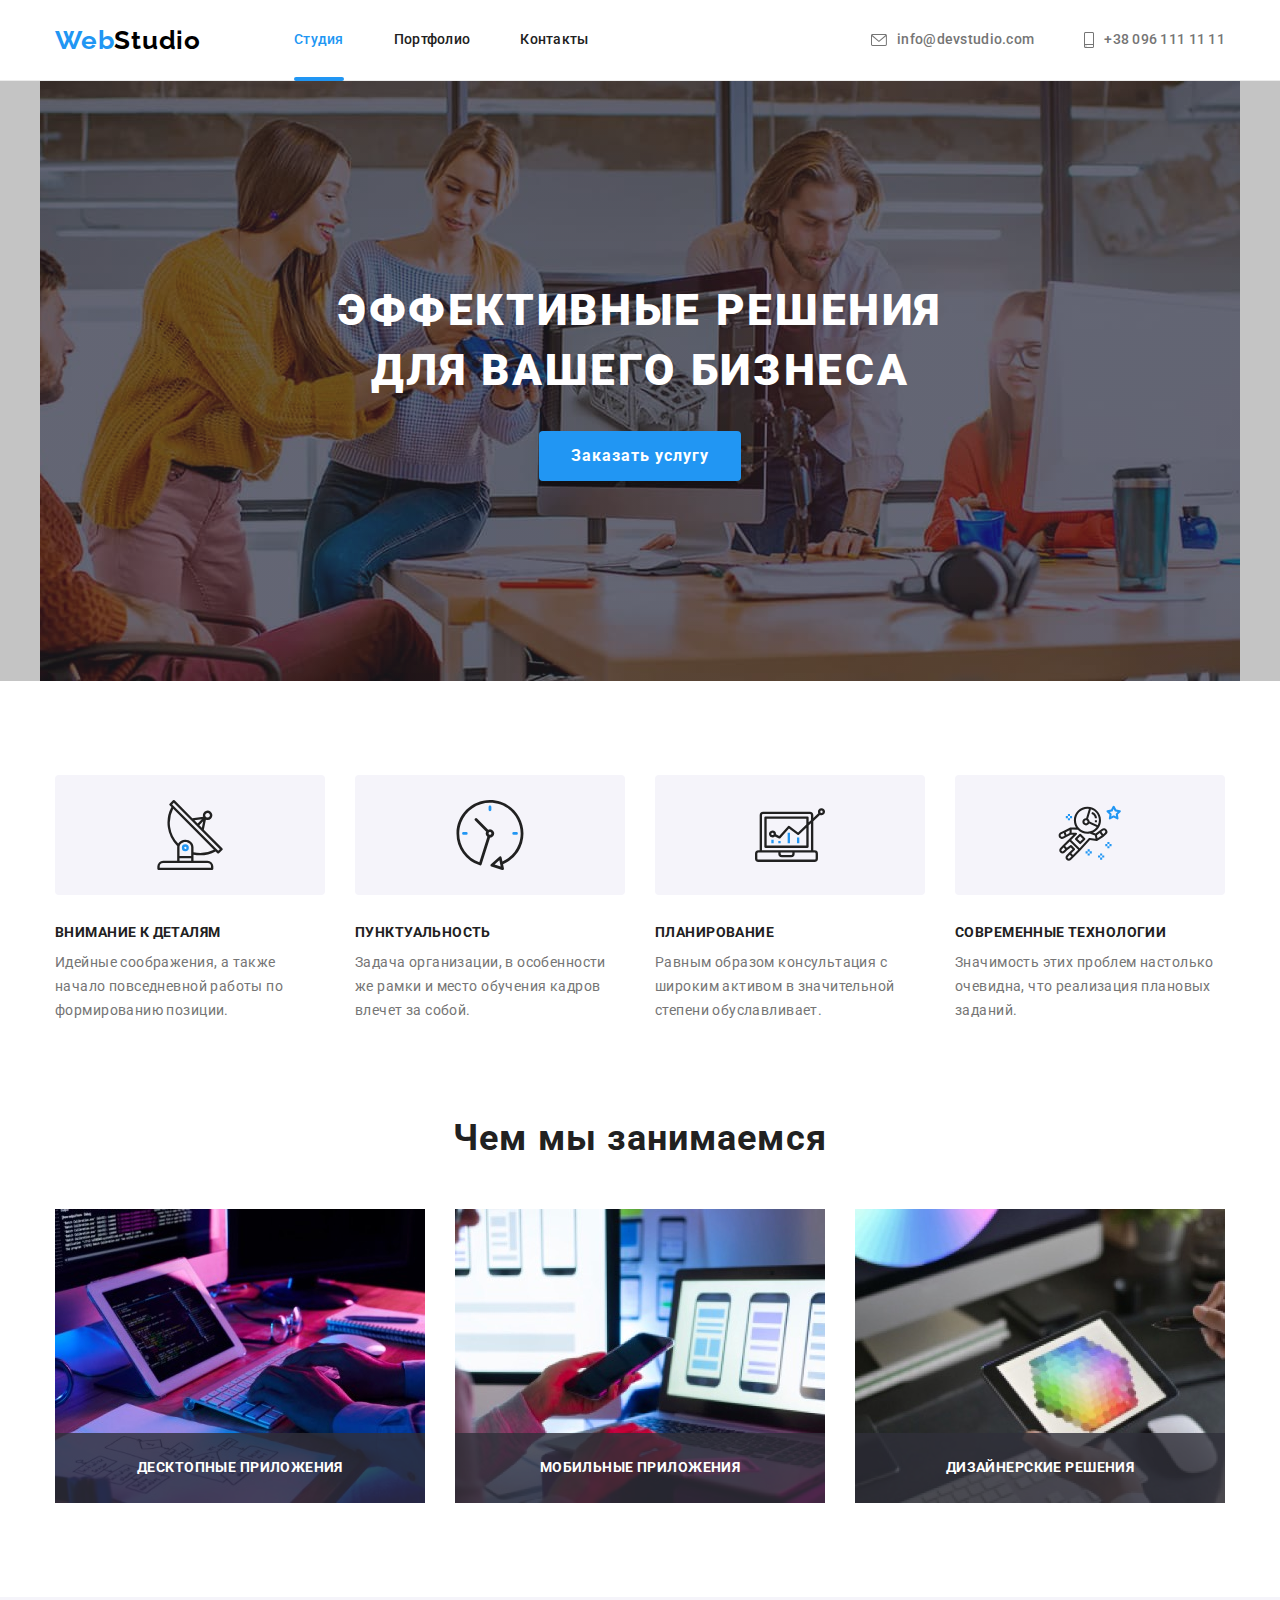
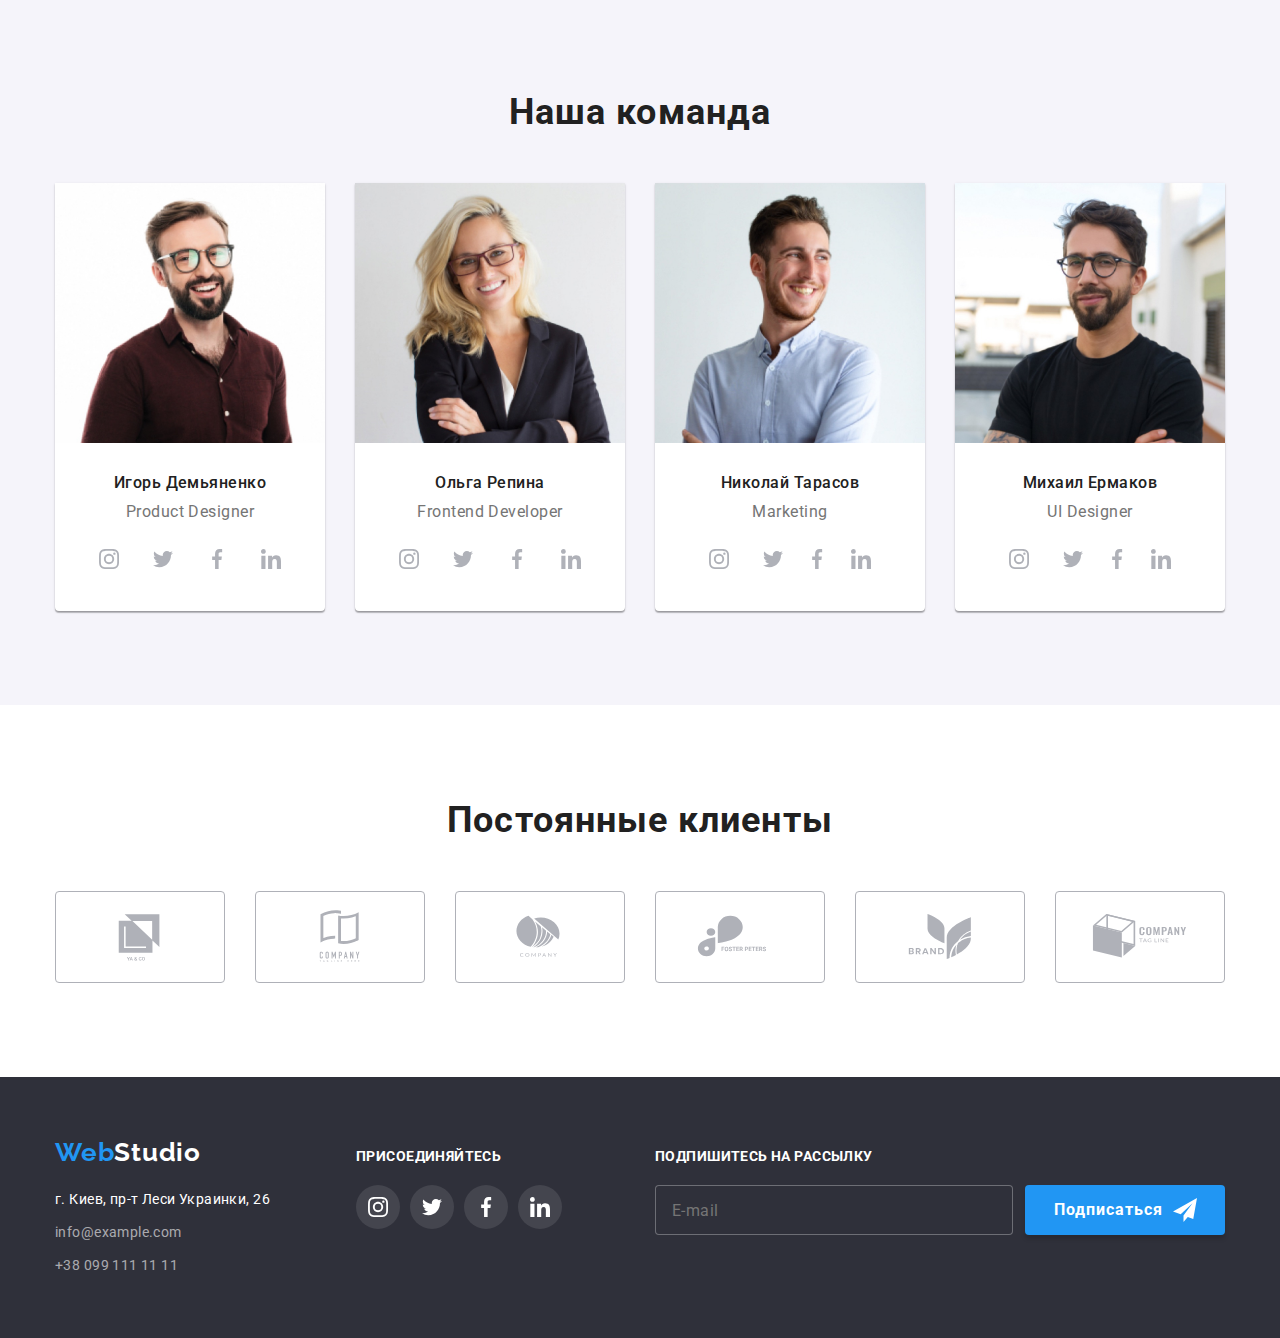
<file: index.html>
<!DOCTYPE html>
<html lang="ru">
  <head>
    <meta charset="UTF-8" />
    <meta http-equiv="X-UA-Compatible" content="IE=edge" />
    <meta name="viewport" content="width=device-width, initial-scale=1.0" />
    <title>Web studio (Version 2.1)</title>
    <link rel="preconnect" href="https://fonts.googleapis.com" />
    <link rel="preconnect" href="https://fonts.gstatic.com" crossorigin />
    <link
      href="https://fonts.googleapis.com/css2?family=Raleway:wght@700&family=Roboto:wght@400;500;700;900&display=swap"
      rel="stylesheet"
    />
    <link rel="stylesheet" href="./css/main.min.css" />
  </head>
  <body>
    <!-- Header -->
    <header class="header">
      <div class="container header__contaiter">
        <a class="logo header__logo" href="./index.html" rel=""
          >Web<span class="logo__text">Studio</span></a
        >
        <!-- Navigation -->
        <nav class="site-nav">
          <ul class="header-list">
            <li class="header-list__item">
              <a class="site-nav__link site-nav__link--accent" href="./index.html" rel="">Студия</a>
            </li>
            <li class="header-list__item">
              <a class="site-nav__link" href="./portfolio.html" rel="">Портфолио</a>
            </li>
            <li class="header-list__item"><a class="site-nav__link" href="" rel="">Контакты</a></li>
          </ul>
        </nav>
        <!-- Contacts header-->
        <ul class="contacts-list">
          <li class="contacts-list__item">
            <a class="contacts-list__link" href="mailto:info@devstudio.com" rel="">
              <svg class="contacts-list__icon" width="16" height="12">
                <use href="./images/sprite.svg#icon-envelope"></use></svg
              >info@devstudio.com</a
            >
          </li>
          <li class="contacts-list__item">
            <a class="contacts-list__link" href="tel:+380961111111" rel="">
              <svg class="contacts-list__icon" width="10" height="16">
                <use href="./images/sprite.svg#icon-smartphone"></use></svg
              >+38 096 111 11 11</a
            >
          </li>
        </ul>
      </div>
    </header>
    <main>
      <!-- Hero -->
      <section class="hero">
        <div class="container hero__container">
          <h1 class="hero__title">Эффективные решения для вашего бизнеса</h1>
          <button class="main-btn hero__btn" type="button" data-modal-open>Заказать услугу</button>
        </div>
      </section>
      <!-- Features -->
      <section class="section">
        <div class="container">
          <h2 class="section-title visually-hidden">Наши преимущества</h2>
          <ul class="features-list">
            <li class="features-list__item">
              <div class="features-list__container">
                <svg class="features-list__icon" width="70" height="70">
                  <use href="./images/sprite.svg#icon-antenna-1"></use>
                </svg>
              </div>
              <h3 class="features-list__title">Внимание к деталям</h3>
              <p class="features-list__text">
                Идейные соображения, а также начало повседневной работы по формированию позиции.
              </p>
            </li>

            <li class="features-list__item">
              <div class="features-list__container">
                <svg class="features-list__icon" width="70" height="70">
                  <use href="./images/sprite.svg#icon-clock-1"></use>
                </svg>
              </div>
              <h3 class="features-list__title">Пунктуальность</h3>
              <p class="features-list__text">
                Задача организации, в особенности же рамки и место обучения кадров влечет за собой.
              </p>
            </li>

            <li class="features-list__item">
              <div class="features-list__container">
                <svg class="features-list__icon" width="70" height="70">
                  <use href="./images/sprite.svg#icon-diagram-1"></use>
                </svg>
              </div>
              <h3 class="features-list__title">Планирование</h3>
              <p class="features-list__text">
                Равным образом консультация с широким активом в значительной степени обуславливает.
              </p>
            </li>

            <li class="features-list__item">
              <div class="features-list__container">
                <svg class="features-list__icon" width="70" height="70">
                  <use href="./images/sprite.svg#icon-astronaut-1"></use>
                </svg>
              </div>
              <h3 class="features-list__title">Современные технологии</h3>
              <p class="features-list__text">
                Значимость этих проблем настолько очевидна, что реализация плановых заданий.
              </p>
            </li>
          </ul>
        </div>
      </section>
      <!-- Works -->
      <section class="section section--noPaddingTop">
        <div class="container">
          <h2 class="section__title">Чем мы занимаемся</h2>
          <ul class="works-list">
            <li class="works-list__item">
              <a href="" rel="">
                <div class="works-list__tumb">
                  <img
                    src="./images/index/programer-working-his-desk-office.jpg"
                    alt="Программист работает за своим столом"
                    width="370"
                    height="294"
                  />
                  <h3 class="works-list__text">Десктопные приложения</h3>
                </div>
              </a>
            </li>

            <li class="works-list__item">
              <a href="" rel="">
                <div class="works-list__tumb">
                  <img
                    src="./images/index/team-creators-is-working-interface-mobile-phones.jpg"
                    alt="Дизайнер пользовательского интерфейса создаёт интерфейс мобильного телефона на наутбуке"
                    width="370"
                    height="294"
                  />
                  <h3 class="works-list__text">Мобильные приложения</h3>
                </div>
              </a>
            </li>

            <li class="works-list__item">
              <a href="" rel="">
                <div class="works-list__tumb">
                  <img
                    src="./images/index/creative-artist-web-design-with-working-colour-selection-graphic-tablet-.jpg"
                    alt="Дизайнер работает с цветами на графическом планшете"
                    width="370"
                    height="294"
                  />
                  <h3 class="works-list__text">Дизайнерские решения</h3>
                </div>
              </a>
            </li>
          </ul>
        </div>
      </section>
      <!-- Team -->
      <section class="section section--otherBackground">
        <div class="container">
          <h2 class="section__title">Наша команда</h2>
          <ul class="team-list">
            <li class="team-list__item">
              <img
                src="./images/index/img-1.jpg"
                alt="Фотография дизайнера продукта"
                width="270"
                height="260"
              />
              <div class="team-list__container">
                <h3 class="team-list__title">Игорь Демьяненко</h3>
                <p class="team-list__text">Product Designer</p>
                <ul class="social-list">
                  <li class="social-list__item">
                    <a class="social-list__link" href="" aria-label="Инстаграмм">
                      <svg class="social-list__icon" width="20" height="20">
                        <use href="./images/sprite.svg#icon-instagram-2"></use>
                      </svg>
                    </a>
                  </li>
                  <li class="social-list__item">
                    <a class="social-list__link" href="" aria-label="Твиттер">
                      <svg class="social-list__icon" width="20" height="20">
                        <use href="./images/sprite.svg#icon-twitter-1"></use>
                      </svg>
                    </a>
                  </li>
                  <li class="social-list__item">
                    <a class="social-list__link" href="" aria-label="Фейсбук">
                      <svg class="social-list__icon" width="20" height="20">
                        <use href="./images/sprite.svg#icon-facebook-1"></use>
                      </svg>
                    </a>
                  </li>
                  <li class="social-list__item">
                    <a class="social-list__link" href="" aria-label="Линкедин">
                      <svg class="social-list__icon" width="20" height="20">
                        <use href="./images/sprite.svg#icon-linkedin-1"></use>
                      </svg>
                    </a>
                  </li>
                </ul>
              </div>
            </li>

            <li class="team-list__item">
              <img
                src="./images/index/img-2.jpg"
                alt="Фотография фронтэнд разработчика"
                width="270"
                height="260"
              />
              <div class="team-list__container">
                <h3 class="team-list__title">Ольга Репина</h3>
                <p class="team-list__text">Frontend Developer</p>
                <ul class="social-list">
                  <li class="social-list__item">
                    <a class="social-list__link" href="" aria-label="Инстаграмм">
                      <svg class="social-list__icon" width="20" height="20">
                        <use href="./images/sprite.svg#icon-instagram-2"></use>
                      </svg>
                    </a>
                  </li>
                  <li class="social-list__item">
                    <a class="social-list__link" href="" aria-label="Твиттер">
                      <svg class="social-list__icon" width="20" height="20">
                        <use href="./images/sprite.svg#icon-twitter-1"></use>
                      </svg>
                    </a>
                  </li>
                  <li class="social-list__item">
                    <a class="social-list__link" href="" aria-label="Фейсбук">
                      <svg class="social-list__icon" width="20" height="20">
                        <use href="./images/sprite.svg#icon-facebook-1"></use>
                      </svg>
                    </a>
                  </li>
                  <li class="social-list__item">
                    <a class="social-list__link" href="" aria-label="Линкедин">
                      <svg class="social-list__icon" width="20" height="20">
                        <use href="./images/sprite.svg#icon-linkedin-1"></use>
                      </svg>
                    </a>
                  </li>
                </ul>
              </div>
            </li>

            <li class="team-list__item">
              <img
                src="./images/index/img-3.jpg"
                alt="Фотография маркетолога"
                width="270"
                height="260"
              />
              <div class="team-list__container">
                <h3 class="team-list__title">Николай Тарасов</h3>
                <p class="team-list__text">Marketing</p>
                <ul class="social-list">
                  <li class="social-list__item">
                    <a class="social-list__link" href="" aria-label="Инстаграмм">
                      <svg class="social-list__icon" width="20" height="20">
                        <use href="./images/sprite.svg#icon-instagram-2"></use>
                      </svg>
                    </a>
                  </li>
                  <li class="social-item">
                    <a class="social-list__link" href="" aria-label="Твиттер">
                      <svg class="social-list__icon" width="20" height="20">
                        <use href="./images/sprite.svg#icon-twitter-1"></use>
                      </svg>
                    </a>
                  </li>
                  <li class="social-item">
                    <a class="social-list__link" href="" aria-label="Фейсбук">
                      <svg class="social-list__icon" width="20" height="20">
                        <use href="./images/sprite.svg#icon-facebook-1"></use>
                      </svg>
                    </a>
                  </li>
                  <li class="social-item">
                    <a class="social-list__link" href="" aria-label="Линкедин">
                      <svg class="social-list__icon" width="20" height="20">
                        <use href="./images/sprite.svg#icon-linkedin-1"></use>
                      </svg>
                    </a>
                  </li>
                </ul>
              </div>
            </li>

            <li class="team-list__item">
              <img
                src="./images/index/img-4.jpg"
                alt="Фотография дизайнера пользовательского интерфейса"
                width="270"
                height="260"
              />
              <div class="team-list__container">
                <h3 class="team-list__title">Михаил Ермаков</h3>
                <p class="team-list__text">UI Designer</p>
                <ul class="social-list">
                  <li class="social-list__item">
                    <a class="social-list__link" href="" aria-label="Инстаграмм">
                      <svg class="social-list__icon" width="20" height="20">
                        <use href="./images/sprite.svg#icon-instagram-2"></use>
                      </svg>
                    </a>
                  </li>
                  <li class="social-item">
                    <a class="social-list__link" href="" aria-label="Твиттер">
                      <svg class="social-list__icon" width="20" height="20">
                        <use href="./images/sprite.svg#icon-twitter-1"></use>
                      </svg>
                    </a>
                  </li>
                  <li class="social-item">
                    <a class="social-list__link" href="" aria-label="Фейсбук">
                      <svg class="social-list__icon" width="20" height="20">
                        <use href="./images/sprite.svg#icon-facebook-1"></use>
                      </svg>
                    </a>
                  </li>
                  <li class="social-item">
                    <a class="social-list__link" href="" aria-label="Линкедин">
                      <svg class="social-list__icon" width="20" height="20">
                        <use href="./images/sprite.svg#icon-linkedin-1"></use>
                      </svg>
                    </a>
                  </li>
                </ul>
              </div>
            </li>
          </ul>
        </div>
      </section>
      <!-- Cliens -->
      <section class="section">
        <div class="container">
          <h2 class="section__title">Постоянные клиенты</h2>
          <ul class="clients-list">
            <li class="clients-list__item">
              <a class="clients-list__link" href="" aria-label="Компания 1">
                <svg class="clients-list__icon" width="106" height="60">
                  <use href="./images/sprite.svg#icon-Logo"></use>
                </svg>
              </a>
            </li>
            <li class="clients-list__item">
              <a class="clients-list__link" href="" aria-label="Компания 2">
                <svg class="clients-list__icon" width="106" height="60">
                  <use href="./images/sprite.svg#icon-Logo-1"></use>
                </svg>
              </a>
            </li>
            <li class="clients-list__item">
              <a class="clients-list__link" href="" aria-label="Компания 3">
                <svg class="clients-list__icon" width="106" height="60">
                  <use href="./images/sprite.svg#icon-Logo-2"></use>
                </svg>
              </a>
            </li>
            <li class="clients-list__item">
              <a class="clients-list__link" href="" aria-label="Компания 4">
                <svg class="clients-list__icon" width="106" height="60">
                  <use href="./images/sprite.svg#icon-Logo-3"></use>
                </svg>
              </a>
            </li>
            <li class="clients-list__item">
              <a class="clients-list__link" href="" aria-label="компания 5">
                <svg class="clients-list__icon" width="106" height="60">
                  <use href="./images/sprite.svg#icon-Logo-4"></use>
                </svg>
              </a>
            </li>
            <li class="clients-list__item">
              <a class="clients-list__link" href="" aria-label="Компания 6">
                <svg class="clients-list__icon" width="106" height="60">
                  <use href="./images/sprite.svg#icon-Logo-5"></use>
                </svg>
              </a>
            </li>
          </ul>
        </div>
      </section>
    </main>
    <!-- Footer -->
    <footer class="footer">
      <!-- Footer -->
      <div class="container footer-container">
        <div class="adress-container">
          <a class="logo footer__logo" href="./index.html" rel=""
            >Web<span class="logo__text logo__text--reverse">Studio</span></a
          >
          <address>
            <ul class="footer-list">
              <li class="footer-list__item">
                <a
                  class="footer-list__adress"
                  href="https://goo.gl/maps/DJKPvGvRj7V7CZnk7"
                  target="_blank"
                  rel="noopener noreferrer"
                  >г. Киев, пр-т Леси Украинки, 26</a
                >
              </li>
              <li class="footer-list__item">
                <a class="footer-list__link" href="mailto:info@example.com" rel=""
                  >info@example.com</a
                >
              </li>
              <li class="footer-list__item">
                <a class="footer-list__link" href="tel:+380991111111" rel="">+38 099 111 11 11</a>
              </li>
            </ul>
          </address>
        </div>
        <div class="connect-container">
          <h2 class="footer-container__title">Присоединяйтесь</h2>
          <ul class="social-list">
            <li class="social-list__item">
              <a href="" class="social-list__link social-list__link--dark" aria-label="Инстаграмм">
                <svg class="social-list__icon" width="20" height="20">
                  <use href="./images/sprite.svg#icon-instagram-2"></use>
                </svg>
              </a>
            </li>
            <li class="social-list__item">
              <a href="" class="social-list__link social-list__link--dark" aria-label="Твиттер">
                <svg class="social-list__icon" width="20" height="20">
                  <use href="./images/sprite.svg#icon-twitter-1"></use>
                </svg>
              </a>
            </li>
            <li class="social-list__item">
              <a href="" class="social-list__link social-list__link--dark" aria-label="Фейсбук">
                <svg class="social-list__icon" width="20" height="20">
                  <use href="./images/sprite.svg#icon-facebook-1"></use>
                </svg>
              </a>
            </li>
            <li class="social-list__item">
              <a href="" class="social-list__link social-list__link--dark" aria-label="Линкедин">
                <svg class="social-list__icon" width="20" height="20">
                  <use href="./images/sprite.svg#icon-linkedin-1"></use>
                </svg>
              </a>
            </li>
          </ul>
        </div>
        <form class="subscribe-form">
          <label class="subscribe-form__label">
            <span class="footer-container__title">Подпишитесь на рассылку</span>
            <input class="subscribe-form__input" type="email" name="email" placeholder="E-mail" />
          </label>
          <button class="subscribe-btn" type="submit">
            <span class="subscribe-btn__text">Подписаться</span>
            <svg width="24" height="24" class="subscribe-btn__icon">
              <use href="./images/icons.svg#icon-send"></use>
            </svg>
          </button>
        </form>
      </div>
    </footer>
    <!-- Modal window -->
    <div class="backdrop is-hidden" data-modal>
      <div class="modal">
        <button class="modal-btn" type="button" data-modal-close>
          <svg class="modal-btn__icon" width="18" height="18">
            <use href="./images/sprite.svg#icon-close-cross"></use>
          </svg>
        </button>
        <strong class="modal__title">Оставьте свои данные, мы вам перезвоним</strong>
        <form class="modal-form">
          <label class="modal-form__label">
            <span class="modal-form__text">Имя</span>
            <span class="modal-form__container">
              <input class="modal-form__input" type="text" name="client-name" />
              <svg class="modal-form__icon" width="18" height="18">
                <use href="./images/icons.svg#icon-person-name"></use>
              </svg>
            </span>
          </label>
          <label class="modal-form__label">
            <span class="modal-form__text">Телефон</span>
            <span class="modal-form__container">
              <input class="modal-form__input" type="tel" name="client-tel" />
              <svg class="modal-form__icon" width="18" height="18">
                <use href="./images/icons.svg#icon-phone-form"></use>
              </svg>
            </span>
          </label>
          <label class="modal-form__label">
            <span class="modal-form__text">Почта</span>
            <span class="modal-form__container">
              <input class="modal-form__input" type="email" name="client-email" />
              <svg class="modal-form__icon" width="18" height="18">
                <use href="./images/icons.svg#icon-email-form"></use>
              </svg>
            </span>
          </label>
          <label class="modal-form__label modal-form__label--last">
            <span class="modal-form__text">Комментарий</span>
            <textarea
              class="modal-form__textarea"
              name="client-comment"
              rows="6"
              placeholder="Введите текст"
            ></textarea>
          </label>
          <label class="checkbox-label">
            <input class="checkbox-label__input visually-hidden" type="checkbox" name="checkbox" />
            <span class="checkbox-label__box">
              <svg class="checkbox-label__icon" width="16" height="15">
                <use href="./images/icons.svg#icon-check"></use>
              </svg>
            </span>
            <span class="checkbox-label__text"
              >Соглашаюсь с рассылкой и принимаю
              <a class="checkbox-label__link" href="">Условия договора</a></span
            >
          </label>
          <button class="main-btn modal-form__btn" type="submit">Отправить</button>
        </form>
      </div>
    </div>
    <script src="./js/modal.js"></script>
  </body>
</html>
</file>
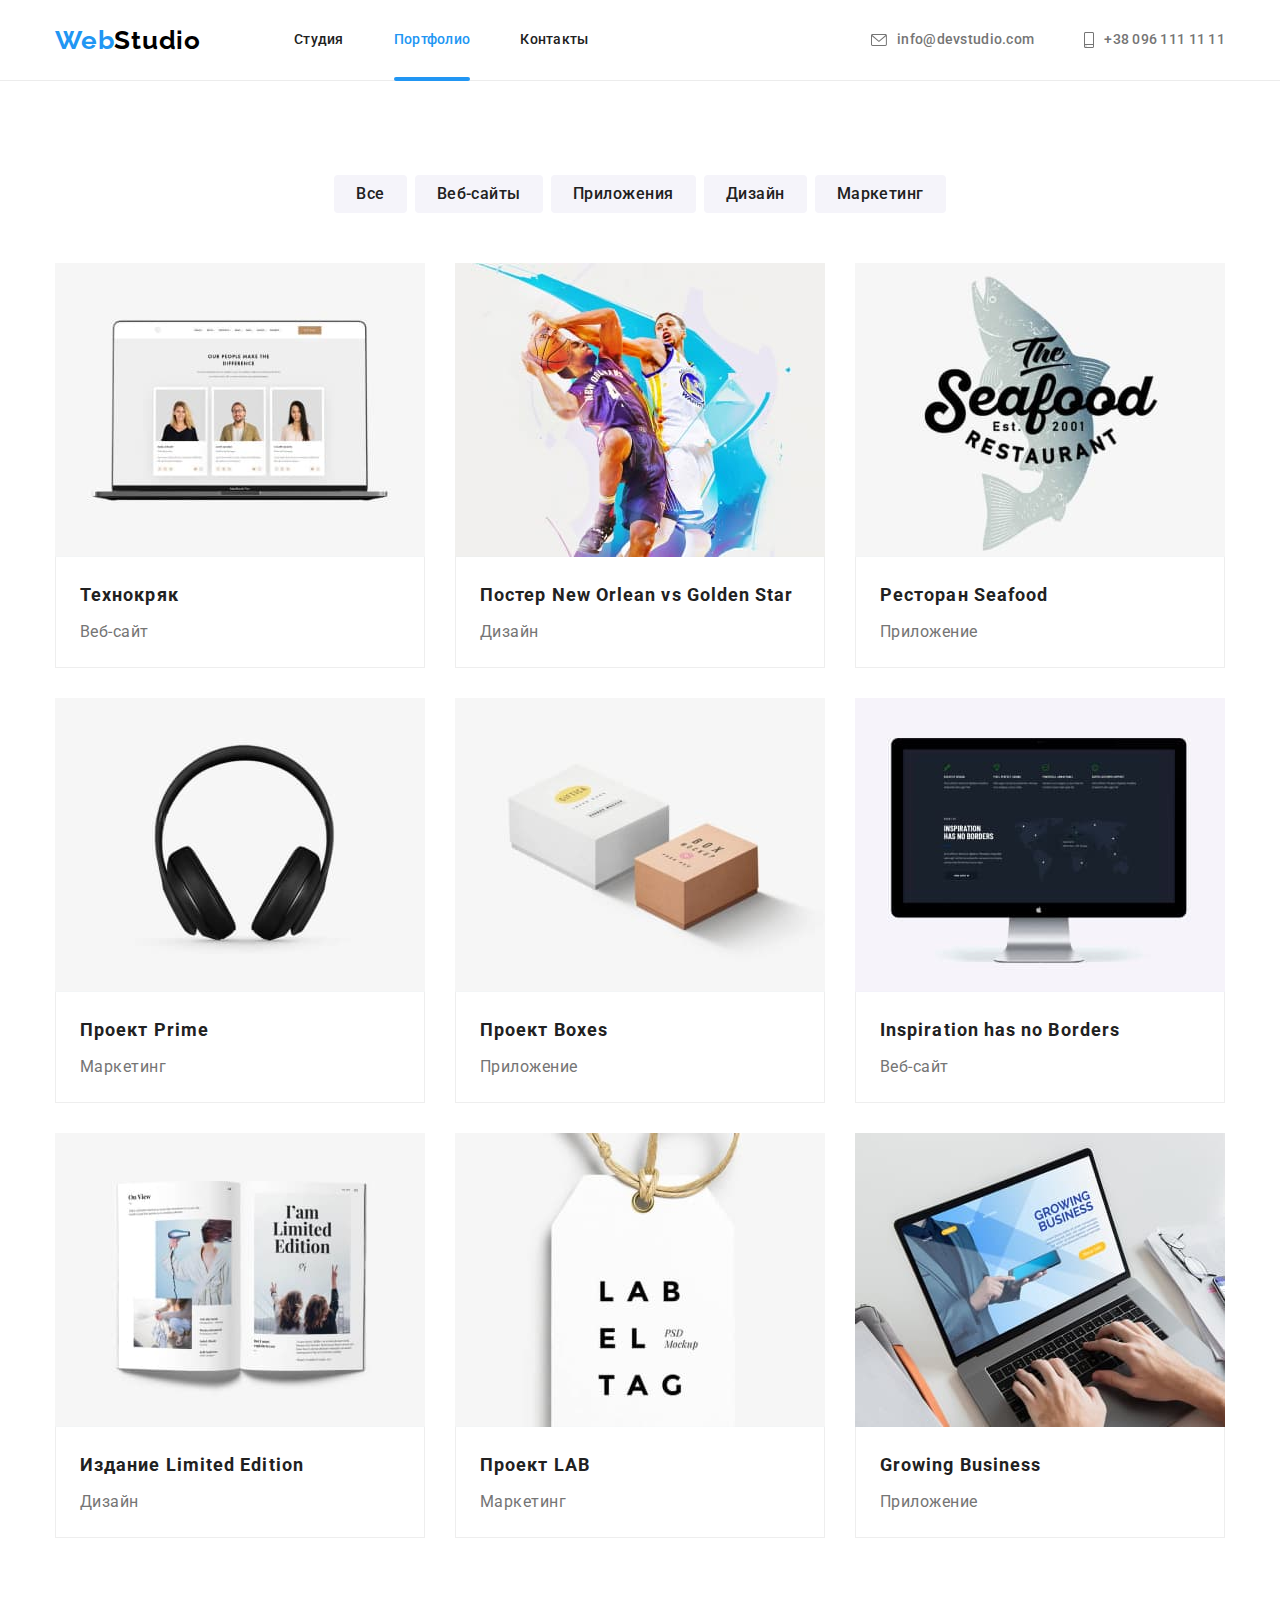
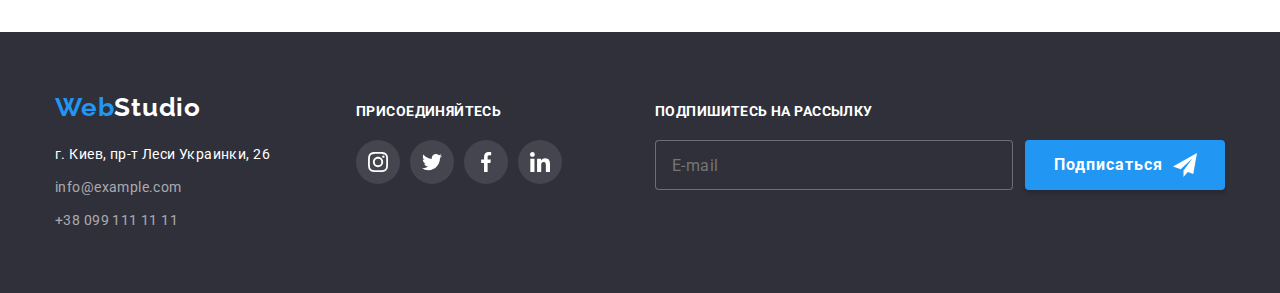
<file: portfolio.html>
<!DOCTYPE html>
<html lang="ru">
  <head>
    <meta charset="UTF-8" />
    <meta http-equiv="X-UA-Compatible" content="IE=edge" />
    <meta name="viewport" content="width=device-width, initial-scale=1.0" />
    <title>Web studio (Version 2.1)</title>
    <link
      href="https://fonts.googleapis.com/css2?family=Raleway:wght@700&family=Roboto:wght@400;500;700;900&display=swap"
      rel="stylesheet"
    />
    <link rel="stylesheet" href="./css/main.min.css" />
  </head>
  <body>
    <!-- Header -->
    <header class="header">
      <div class="container header__contaiter">
        <a class="logo header__logo" href="./index.html" rel=""
          >Web<span class="logo__text">Studio</span></a
        >
        <!-- Navigation -->
        <nav class="site-nav">
          <ul class="header-list">
            <li class="header-list__item">
              <a class="site-nav__link" href="./index.html" rel="">Студия</a>
            </li>
            <li class="header-list__item">
              <a class="site-nav__link site-nav__link--accent" href="./portfolio.html" rel=""
                >Портфолио</a
              >
            </li>
            <li class="header-list__item"><a class="site-nav__link" href="" rel="">Контакты</a></li>
          </ul>
        </nav>
        <!-- Contacts header-->
        <ul class="contacts-list">
          <li class="contacts-list__item">
            <a class="contacts-list__link" href="mailto:info@devstudio.com" rel="">
              <svg class="contacts-list__icon" width="16" height="12">
                <use href="./images/sprite.svg#icon-envelope"></use></svg
              >info@devstudio.com</a
            >
          </li>
          <li class="contacts-list__item">
            <a class="contacts-list__link" href="tel:+380961111111" rel="">
              <svg class="contacts-list__icon" width="10" height="16">
                <use href="./images/sprite.svg#icon-smartphone"></use></svg
              >+38 096 111 11 11</a
            >
          </li>
        </ul>
      </div>
    </header>
    <main>
      <section class="section portfolio">
        <div class="container">
          <h1 class="section-title visually-hidden">Наши проекты</h1>
          <ul class="filter-list">
            <li class="filter-list__item">
              <button class="filter-list__btn" type="button">Все</button>
            </li>
            <li class="filter-list__item">
              <button class="filter-list__btn" type="button">Веб-сайты</button>
            </li>
            <li class="filter-list__item">
              <button class="filter-list__btn" type="button">Приложения</button>
            </li>
            <li class="filter-list__item">
              <button class="filter-list__btn" type="button">Дизайн</button>
            </li>
            <li class="filter-list__item">
              <button class="filter-list__btn" type="button">Маркетинг</button>
            </li>
          </ul>
          <ul class="cards-list">
            <li class="cards-list__item">
              <a class="cards-list__link" href="">
                <div class="cards-list__tumb">
                  <img
                    src="./images/portfolio/portfolio1.jpg"
                    alt="Веб-сайт Технокряк на экране ноутбука"
                    width="370"
                    height="294"
                  />
                  <div class="cards-list__overlay">
                    <p class="cards-list__paragraph">
                      Ресурс предлагает комплексные предложения с разным уровнем функционала и
                      сервисов. Все это позволит посетителю получить исчерпывающие сведения о
                      компании или частном лице.
                    </p>
                  </div>
                </div>
                <div class="cards-list__container">
                  <h2 class="cards-list__title">Технокряк</h2>
                  <p class="cards-list__text">Веб-сайт</p>
                </div>
              </a>
            </li>

            <li class="cards-list__item">
              <a class="cards-list__link" href="">
                <div class="cards-list__tumb">
                  <img
                    src="./images/portfolio/portfolio2.jpg"
                    alt="Два боскетболиста борются за мяч"
                    width="370"
                    height="294"
                  />
                  <div class="cards-list__overlay">
                    <p class="cards-list__paragraph">
                      Ресурс предлагает комплексные предложения с разным уровнем функционала и
                      сервисов. Все это позволит посетителю получить исчерпывающие сведения о
                      компании или частном лице.
                    </p>
                  </div>
                </div>
                <div class="cards-list__container">
                  <h2 class="cards-list__title">Постер New Orlean vs Golden Star</h2>
                  <p class="cards-list__text">Дизайн</p>
                </div>
              </a>
            </li>

            <li class="cards-list__item">
              <a class="cards-list__link" href="">
                <div class="cards-list__tumb">
                  <img
                    src="./images/portfolio/portfolio3.jpg"
                    alt="Приложение ресторана Seafood"
                    width="370"
                    height="294"
                  />
                  <div class="cards-list__overlay">
                    <p class="cards-list__paragraph">
                      Ресурс предлагает комплексные предложения с разным уровнем функционала и
                      сервисов. Все это позволит посетителю получить исчерпывающие сведения о
                      компании или частном лице.
                    </p>
                  </div>
                </div>
                <div class="cards-list__container">
                  <h2 class="cards-list__title">Ресторан Seafood</h2>
                  <p class="cards-list__text">Приложение</p>
                </div>
              </a>
            </li>

            <li class="cards-list__item">
              <a class="cards-list__link" href="">
                <div class="cards-list__tumb">
                  <img
                    src="./images/portfolio/portfolio4.jpg"
                    alt="Наушники лежат на поверхности"
                    width="370"
                    height="294"
                  />
                  <div class="cards-list__overlay">
                    <p class="cards-list__paragraph">
                      Ресурс предлагает комплексные предложения с разным уровнем функционала и
                      сервисов. Все это позволит посетителю получить исчерпывающие сведения о
                      компании или частном лице.
                    </p>
                  </div>
                </div>
                <div class="cards-list__container">
                  <h2 class="cards-list__title">Проект Prime</h2>
                  <p class="cards-list__text">Маркетинг</p>
                </div>
              </a>
            </li>

            <li class="cards-list__item">
              <a class="cards-list__link" href="">
                <div class="cards-list__tumb">
                  <img
                    src="./images/portfolio/portfolio5.jpg"
                    alt="Две каробки белого и бежевого цвета лежат рядом"
                    width="370"
                    height="294"
                  />
                  <div class="cards-list__overlay">
                    <p class="cards-list__paragraph">
                      Ресурс предлагает комплексные предложения с разным уровнем функционала и
                      сервисов. Все это позволит посетителю получить исчерпывающие сведения о
                      компании или частном лице.
                    </p>
                  </div>
                </div>
                <div class="cards-list__container">
                  <h2 class="cards-list__title">Проект Boxes</h2>
                  <p class="cards-list__text">Приложение</p>
                </div>
              </a>
            </li>

            <li class="cards-list__item">
              <a class="cards-list__link" href="">
                <div class="cards-list__tumb">
                  <img
                    src="./images/portfolio/portfolio6.jpg"
                    alt="Веб-сайт на экране Mac"
                    width="370"
                    height="294"
                  />
                  <div class="cards-list__overlay">
                    <p class="cards-list__paragraph">
                      Ресурс предлагает комплексные предложения с разным уровнем функционала и
                      сервисов. Все это позволит посетителю получить исчерпывающие сведения о
                      компании или частном лице.
                    </p>
                  </div>
                </div>
                <div class="cards-list__container">
                  <h2 class="cards-list__title">Inspiration has no Borders</h2>
                  <p class="cards-list__text">Веб-сайт</p>
                </div>
              </a>
            </li>

            <li class="cards-list__item">
              <a class="cards-list__link" href="">
                <div class="cards-list__tumb">
                  <img
                    src="./images/portfolio/portfolio7.jpg"
                    alt="Книга издания Limited Edition"
                    width="370"
                    height="294"
                  />
                  <div class="cards-list__overlay">
                    <p class="cards-list__paragraph">
                      Ресурс предлагает комплексные предложения с разным уровнем функционала и
                      сервисов. Все это позволит посетителю получить исчерпывающие сведения о
                      компании или частном лице.
                    </p>
                  </div>
                </div>
                <div class="cards-list__container">
                  <h2 class="cards-list__title">Издание Limited Edition</h2>
                  <p class="cards-list__text">Дизайн</p>
                </div>
              </a>
            </li>

            <li class="cards-list__item">
              <a class="cards-list__link" href="">
                <div class="cards-list__tumb">
                  <img
                    src="./images/portfolio/portfolio8.jpg"
                    alt="Лэйбл Lab El Tag"
                    width="370"
                    height="294"
                  />
                  <div class="cards-list__overlay">
                    <p class="cards-list__paragraph">
                      Ресурс предлагает комплексные предложения с разным уровнем функционала и
                      сервисов. Все это позволит посетителю получить исчерпывающие сведения о
                      компании или частном лице.
                    </p>
                  </div>
                </div>
                <div class="cards-list__container">
                  <h2 class="cards-list__title">Проект LAB</h2>
                  <p class="cards-list__text">Маркетинг</p>
                </div>
              </a>
            </li>

            <li class="cards-list__item">
              <a class="cards-list__link" href="">
                <div class="cards-list__tumb">
                  <img
                    src="./images/portfolio/portfolio9.jpg"
                    alt="Приложение Growing Business на ноутбуке"
                    width="370"
                    height="294"
                  />
                  <div class="cards-list__overlay">
                    <p class="cards-list__paragraph">
                      Ресурс предлагает комплексные предложения с разным уровнем функционала и
                      сервисов. Все это позволит посетителю получить исчерпывающие сведения о
                      компании или частном лице.
                    </p>
                  </div>
                </div>
                <div class="cards-list__container">
                  <h2 class="cards-list__title">Growing Business</h2>
                  <p class="cards-list__text">Приложение</p>
                </div>
              </a>
            </li>
          </ul>
        </div>
      </section>
    </main>
    <!-- Footer -->
    <footer class="footer">
      <!-- Footer -->
      <div class="container footer-container">
        <div class="adress-container">
          <a class="logo footer__logo" href="./index.html" rel=""
            >Web<span class="logo__text logo__text--reverse">Studio</span></a
          >
          <address>
            <ul class="footer-list">
              <li class="footer-list__item">
                <a
                  class="footer-list__adress"
                  href="https://goo.gl/maps/DJKPvGvRj7V7CZnk7"
                  target="_blank"
                  rel="noopener noreferrer"
                  >г. Киев, пр-т Леси Украинки, 26</a
                >
              </li>
              <li class="footer-list__item">
                <a class="footer-list__link" href="mailto:info@example.com" rel=""
                  >info@example.com</a
                >
              </li>
              <li class="footer-list__item">
                <a class="footer-list__link" href="tel:+380991111111" rel="">+38 099 111 11 11</a>
              </li>
            </ul>
          </address>
        </div>
        <div class="connect-container">
          <h2 class="footer-container__title">Присоединяйтесь</h2>
          <ul class="social-list">
            <li class="social-list__item">
              <a href="" class="social-list__link social-list__link--dark" aria-label="Инстаграмм">
                <svg class="social-list__icon" width="20" height="20">
                  <use href="./images/sprite.svg#icon-instagram-2"></use>
                </svg>
              </a>
            </li>
            <li class="social-list__item">
              <a href="" class="social-list__link social-list__link--dark" aria-label="Твиттер">
                <svg class="social-list__icon" width="20" height="20">
                  <use href="./images/sprite.svg#icon-twitter-1"></use>
                </svg>
              </a>
            </li>
            <li class="social-list__item">
              <a href="" class="social-list__link social-list__link--dark" aria-label="Фейсбук">
                <svg class="social-list__icon" width="20" height="20">
                  <use href="./images/sprite.svg#icon-facebook-1"></use>
                </svg>
              </a>
            </li>
            <li class="social-list__item">
              <a href="" class="social-list__link social-list__link--dark" aria-label="Линкедин">
                <svg class="social-list__icon" width="20" height="20">
                  <use href="./images/sprite.svg#icon-linkedin-1"></use>
                </svg>
              </a>
            </li>
          </ul>
        </div>
        <form class="subscribe-form">
          <label class="subscribe-form__label">
            <span class="footer-container__title">Подпишитесь на рассылку</span>
            <input class="subscribe-form__input" type="email" name="email" placeholder="E-mail" />
          </label>
          <button class="subscribe-btn" type="submit">
            <span class="subscribe-btn__text">Подписаться</span>
            <svg width="24" height="24" class="subscribe-btn__icon">
              <use href="./images/icons.svg#icon-send"></use>
            </svg>
          </button>
        </form>
      </div>
    </footer>
  </body>
</html>
</file>
<file: css/main.min.css>
.social-list,.filter-list,.header-list,.contacts-list,.features-list,.works-list,.team-list,.clients-list,.footer-list,.cards-list{display:-webkit-box;display:-ms-flexbox;display:flex;list-style:none;padding:0;margin:0}.site-nav__link:hover::after,.site-nav__link:focus::after,.site-nav__link--accent::after{content:'';position:absolute;left:0;bottom:-1px;display:block;width:100%;height:4px;border-radius:2px;background-color:#2196F3}.visually-hidden{position:absolute;width:1px;height:1px;margin:-1px;border:0;padding:0;clip:rect(0 0 0 0);overflow:hidden}/*! modern-normalize v1.1.0 | MIT License | https://github.com/sindresorhus/modern-normalize */*,::before,::after{-webkit-box-sizing:border-box;box-sizing:border-box}html{line-height:1.15;-webkit-text-size-adjust:100%;-moz-tab-size:4;-o-tab-size:4;tab-size:4}body{margin:0;font-family:system-ui,-apple-system,"Segoe UI",Roboto,Helvetica,Arial,sans-serif,"Apple Color Emoji","Segoe UI Emoji"}hr{height:0;color:inherit}abbr[title]{-webkit-text-decoration:underline dotted;text-decoration:underline dotted}b,strong{font-weight:bolder}code,kbd,samp,pre{font-family:ui-monospace, SFMono-Regular, Consolas, 'Liberation Mono', Menlo, monospace;font-size:1em}small{font-size:80%}sub,sup{font-size:75%;line-height:0;position:relative;vertical-align:baseline}sub{bottom:-0.25em}sup{top:-0.5em}table{text-indent:0;border-color:inherit}button,input,optgroup,select,textarea{font-family:inherit;font-size:100%;line-height:1.15;margin:0}button,select{text-transform:none}button,[type='button'],[type='reset'],[type='submit']{-webkit-appearance:button}::-moz-focus-inner{border-style:none;padding:0}:-moz-focusring{outline:1px dotted ButtonText}:-moz-ui-invalid{box-shadow:none}legend{padding:0}progress{vertical-align:baseline}::-webkit-inner-spin-button,::-webkit-outer-spin-button{height:auto}[type='search']{-webkit-appearance:textfield;outline-offset:-2px}::-webkit-search-decoration{-webkit-appearance:none}::-webkit-file-upload-button{-webkit-appearance:button;font:inherit}summary{display:list-item}body{background-color:#fff;color:#757575;font-family:Roboto,sans-serif;font-style:normal;font-weight:400;font-size:14px;line-height:1.71;letter-spacing:.03em}.section{padding-top:94px;padding-bottom:94px}.section--noPaddingTop{padding-top:0}.section--otherBackground{background-color:#F5F4FA}.section__title{margin-top:0;margin-bottom:50px;color:#212121;font-family:Roboto,sans-serif;font-style:normal;font-weight:700;font-size:36px;line-height:1.17;letter-spacing:.03em;text-align:center}img{max-width:100%;display:block;height:auto}.container{margin-left:auto;margin-right:auto;width:1200px;padding-left:15px;padding-right:15px}.logo{color:#2196F3;text-decoration:none;font-family:Raleway,sans-serif;font-style:normal;font-weight:700;font-size:26px;line-height:1.19;letter-spacing:.03em}.logo__text{color:#000}.logo__text--reverse{color:#fff}.main-btn{min-width:200px;background-color:#2196F3;color:#fff;font-family:Roboto,sans-serif;font-style:normal;font-weight:700;font-size:16px;line-height:1.88;letter-spacing:.06em;cursor:pointer;border-radius:4px;border-style:none;-webkit-box-shadow:0px 4px 4px rgba(0,0,0,0.15);box-shadow:0px 4px 4px rgba(0,0,0,0.15);-webkit-transition:background-color 250ms cubic-bezier(0.4, 0, 0.2, 1);transition:background-color 250ms cubic-bezier(0.4, 0, 0.2, 1)}.main-btn:hover,.main-btn:focus{background-color:#188CE8}.social-list{-webkit-box-pack:center;-ms-flex-pack:center;justify-content:center}.social-list__item:not(:last-child){margin-right:10px}.social-list__icon{fill:currentColor}.social-list__link{display:-webkit-box;display:-ms-flexbox;display:flex;-webkit-box-pack:center;-ms-flex-pack:center;justify-content:center;-webkit-box-align:center;-ms-flex-align:center;align-items:center;width:44px;height:44px;border-radius:50%;color:#AFB1B8;-webkit-transition:color 250ms cubic-bezier(0.4, 0, 0.2, 1),background-color 250ms cubic-bezier(0.4, 0, 0.2, 1);transition:color 250ms cubic-bezier(0.4, 0, 0.2, 1),background-color 250ms cubic-bezier(0.4, 0, 0.2, 1)}.social-list__link:hover,.social-list__link:focus{color:#fff;background-color:#2196F3;outline:transparent}.social-list__link--dark{color:#fff;background-color:rgba(255,255,255,0.1);-webkit-transition:background-color 250ms cubic-bezier(0.4, 0, 0.2, 1);transition:background-color 250ms cubic-bezier(0.4, 0, 0.2, 1)}.filter-list{-webkit-box-pack:center;-ms-flex-pack:center;justify-content:center;margin-bottom:50px}.filter-list__item:not(:last-child){margin-right:8px}.filter-list__btn{padding:6px 22px;text-align:center;background-color:#F5F4FA;color:#212121;font-family:Roboto,sans-serif;font-style:normal;font-weight:500;font-size:16px;line-height:1.63;letter-spacing:.03em;cursor:pointer;border-radius:4px;border-style:none;-webkit-box-shadow:none;box-shadow:none;-webkit-transition:background-color 250ms cubic-bezier(0.4, 0, 0.2, 1),color 250ms cubic-bezier(0.4, 0, 0.2, 1),-webkit-box-shadow 250ms cubic-bezier(0.4, 0, 0.2, 1);transition:background-color 250ms cubic-bezier(0.4, 0, 0.2, 1),color 250ms cubic-bezier(0.4, 0, 0.2, 1),-webkit-box-shadow 250ms cubic-bezier(0.4, 0, 0.2, 1);transition:background-color 250ms cubic-bezier(0.4, 0, 0.2, 1),color 250ms cubic-bezier(0.4, 0, 0.2, 1),box-shadow 250ms cubic-bezier(0.4, 0, 0.2, 1);transition:background-color 250ms cubic-bezier(0.4, 0, 0.2, 1),color 250ms cubic-bezier(0.4, 0, 0.2, 1),box-shadow 250ms cubic-bezier(0.4, 0, 0.2, 1),-webkit-box-shadow 250ms cubic-bezier(0.4, 0, 0.2, 1)}.filter-list__btn:hover,.filter-list__btn:focus{background-color:#2196F3;color:#fff;-webkit-box-shadow:0px 3px 1px rgba(0,0,0,0.1),0px 1px 2px rgba(0,0,0,0.08),0px 2px 2px rgba(0,0,0,0.12);box-shadow:0px 3px 1px rgba(0,0,0,0.1),0px 1px 2px rgba(0,0,0,0.08),0px 2px 2px rgba(0,0,0,0.12)}.header{border-bottom:1px solid #ECECEC}.site-nav{margin-right:auto}.header__contaiter{display:-webkit-box;display:-ms-flexbox;display:flex;-webkit-box-align:center;-ms-flex-align:center;align-items:center}.header__logo{margin-right:93px}.header-list__item:not(:last-child){margin-right:50px}.site-nav__link{display:block;padding-top:32px;padding-bottom:32px;position:relative;color:#212121;text-decoration:none;font-family:Roboto,sans-serif;font-style:normal;font-weight:500;line-height:1.14;letter-spacing:.02em;-webkit-transition:color 250ms cubic-bezier(0.4, 0, 0.2, 1);transition:color 250ms cubic-bezier(0.4, 0, 0.2, 1)}.site-nav__link:hover,.site-nav__link:focus{outline:transparent;color:#2196F3}.site-nav__link--accent{color:#2196F3}.contacts-list__item:not(:last-child){margin-right:50px}.contacts-list__link{display:-webkit-box;display:-ms-flexbox;display:flex;-webkit-box-align:center;-ms-flex-align:center;align-items:center;margin:0;padding:0;color:currentColor;-webkit-box-shadow:none;box-shadow:none;text-decoration:none;font-family:Roboto,sans-serif;font-style:normal;font-weight:500;line-height:1.14;letter-spacing:.02em;-webkit-transition:color 250ms cubic-bezier(0.4, 0, 0.2, 1),-webkit-box-shadow 250ms cubic-bezier(0.4, 0, 0.2, 1);transition:color 250ms cubic-bezier(0.4, 0, 0.2, 1),-webkit-box-shadow 250ms cubic-bezier(0.4, 0, 0.2, 1);transition:color 250ms cubic-bezier(0.4, 0, 0.2, 1),box-shadow 250ms cubic-bezier(0.4, 0, 0.2, 1);transition:color 250ms cubic-bezier(0.4, 0, 0.2, 1),box-shadow 250ms cubic-bezier(0.4, 0, 0.2, 1),-webkit-box-shadow 250ms cubic-bezier(0.4, 0, 0.2, 1)}.contacts-list__link:hover,.contacts-list__link:focus{outline:transparent;color:#2196F3}.contacts-list__icon{margin-right:10px;fill:currentColor;-webkit-box-shadow:none;box-shadow:none;-webkit-transition:-webkit-box-shadow 250ms cubic-bezier(0.4, 0, 0.2, 1);transition:-webkit-box-shadow 250ms cubic-bezier(0.4, 0, 0.2, 1);transition:box-shadow 250ms cubic-bezier(0.4, 0, 0.2, 1);transition:box-shadow 250ms cubic-bezier(0.4, 0, 0.2, 1), -webkit-box-shadow 250ms cubic-bezier(0.4, 0, 0.2, 1)}.contacts-list__link:hover .contacts-list__icon,.contacts-list__link:focus .contacts-list__icon{-webkit-box-shadow:0px 4px 4px rgba(0,0,0,0.25);box-shadow:0px 4px 4px rgba(0,0,0,0.25)}.hero{background-color:#C4C4C4;text-align:center}.hero__container{padding-top:200px;padding-bottom:200px;max-width:1600px;height:600px;background-image:-webkit-gradient(linear, left top, right top, from(rgba(47,48,58,0.4)), to(rgba(47,48,58,0.4))),url("../images/index/hero-background.jpg");background-image:linear-gradient(to right, rgba(47,48,58,0.4), rgba(47,48,58,0.4)),url("../images/index/hero-background.jpg");background-repeat:no-repeat;background-position:center;background-size:cover}.hero__title{margin-top:0;margin-bottom:30px;margin-left:auto;margin-right:auto;max-width:696px;color:#fff;font-family:Roboto,sans-serif;font-style:normal;font-weight:900;font-size:44px;line-height:1.36;letter-spacing:.06em;text-transform:uppercase;text-align:center}.hero__btn{padding:10px 32px}.features-list__item{-ms-flex-preferred-size:calc((100% - 90px) / 4);flex-basis:calc((100% - 90px) / 4);margin-right:30px}.features-list__item:last-child{margin-right:0}.features-list__title{margin-top:0;margin-bottom:10px;color:#212121;font-family:Roboto,sans-serif;font-style:normal;font-weight:700;font-size:14px;line-height:1.14;letter-spacing:.03em;text-transform:uppercase}.features-list__container{display:-webkit-box;display:-ms-flexbox;display:flex;-webkit-box-pack:center;-ms-flex-pack:center;justify-content:center;-webkit-box-align:center;-ms-flex-align:center;align-items:center;margin-bottom:30px;height:120px;background-color:#F5F4FA;border-radius:4px}.features-list__icon{background-position:center}.features-list__text{margin-top:0;margin-bottom:0}.works-list__item:not(:last-child){margin-right:30px}.works-list__text{margin:0;position:absolute;left:50%;bottom:27px;-webkit-transform:translate(-50%);transform:translate(-50%);width:100%;color:#fff;font-family:Roboto,sans-serif;font-style:normal;font-weight:700;font-size:14px;line-height:1.14;letter-spacing:.03em;text-align:center;text-transform:uppercase}.works-list__tumb{position:relative}.works-list__tumb::before{content:'';position:absolute;bottom:0;width:100%;height:70px;background:rgba(47,48,58,0.8)}.team-list__item{background-color:#fff;-webkit-box-shadow:0px 1px 3px rgba(0,0,0,0.12),0px 1px 1px rgba(0,0,0,0.14),0px 2px 1px rgba(0,0,0,0.2);box-shadow:0px 1px 3px rgba(0,0,0,0.12),0px 1px 1px rgba(0,0,0,0.14),0px 2px 1px rgba(0,0,0,0.2);border-radius:0 0 4px 4px}.team-list__item:not(:last-child){margin-right:30px}.team-list__container{padding:30px 0}.team-list__title{margin-top:0;margin-bottom:10px;color:#212121;font-family:Roboto,sans-serif;font-style:normal;font-weight:500;font-size:16px;line-height:1.19;letter-spacing:.03em;text-align:center}.team-list__text{margin:0;margin-bottom:16px;font-family:Roboto,sans-serif;font-style:normal;font-weight:400;font-size:16px;line-height:1.19;letter-spacing:.03em;text-align:center}.clients-list__item:not(:last-child){margin-right:30px}.clients-list__icon{fill:currentColor}.clients-list__link{display:-webkit-box;display:-ms-flexbox;display:flex;-webkit-box-pack:center;-ms-flex-pack:center;justify-content:center;-webkit-box-align:center;-ms-flex-align:center;align-items:center;width:170px;height:92px;border:1px solid #AFB1B8;border-radius:4px;color:#AFB1B8;-webkit-transition:border 250ms cubic-bezier(0.4, 0, 0.2, 1),color 250ms cubic-bezier(0.4, 0, 0.2, 1);transition:border 250ms cubic-bezier(0.4, 0, 0.2, 1),color 250ms cubic-bezier(0.4, 0, 0.2, 1)}.clients-list__link:hover,.clients-list__link:focus{color:#2196F3;border:1px solid #2196F3;outline:transparent}.footer{padding:60px 0;background-color:#2F303A}.footer-container{display:-webkit-box;display:-ms-flexbox;display:flex;-webkit-box-align:baseline;-ms-flex-align:baseline;align-items:baseline}.adress-container{margin-right:70px}.footer__logo{display:inline-block;margin-bottom:20px}.footer-list{-webkit-box-orient:vertical;-webkit-box-direction:normal;-ms-flex-direction:column;flex-direction:column}.footer-list__item{width:231px;margin-bottom:9px}.footer-list__item:last-child{margin-bottom:0}.footer-list__adress{color:#fff;font-family:Roboto,sans-serif;font-style:normal;font-weight:400;font-size:14px;line-height:1.71;letter-spacing:.03em;text-decoration:none;-webkit-transition:color 250ms cubic-bezier(0.4, 0, 0.2, 1);transition:color 250ms cubic-bezier(0.4, 0, 0.2, 1)}.footer-list__adress:hover,.footer-list__adress:focus{outline:transparent;color:#2196F3}.footer-list__link{color:rgba(255,255,255,0.6);font-family:Roboto,sans-serif;font-style:normal;font-weight:400;font-size:14px;line-height:1.71;letter-spacing:.03em;text-decoration:none;-webkit-transition:color 250ms cubic-bezier(0.4, 0, 0.2, 1);transition:color 250ms cubic-bezier(0.4, 0, 0.2, 1)}.footer-list__link:hover,.footer-list__link:focus{outline:transparent;color:#2196F3}.connect-container{margin-right:93px}.footer-container__title{display:block;margin-top:0;margin-bottom:20px;font-family:Roboto,sans-serif;font-style:normal;font-weight:700;font-size:14px;line-height:1.14;letter-spacing:.03em;text-transform:uppercase;color:#fff}.subscribe-form{display:-webkit-box;display:-ms-flexbox;display:flex;-webkit-box-align:end;-ms-flex-align:end;align-items:flex-end;-webkit-box-flex:1;-ms-flex-positive:1;flex-grow:1}.subscribe-form__label{-webkit-box-flex:2;-ms-flex-positive:2;flex-grow:2;margin-right:12px;cursor:pointer}.subscribe-form__input{padding:15px 15px 15px 16px;width:100%;height:50px;color:rgba(255,255,255,0.6);font-family:Roboto,sans-serif;font-style:normal;font-weight:400;font-size:16px;line-height:1.25;letter-spacing:.03em;background-color:#2F303A;border:1px solid rgba(255,255,255,0.3);border-radius:4px;outline:transparent;cursor:pointer}.subscribe-btn{width:200px;height:50px;display:-webkit-box;display:-ms-flexbox;display:flex;-webkit-box-pack:justify;-ms-flex-pack:justify;justify-content:space-between;-webkit-box-align:center;-ms-flex-align:center;align-items:center;padding:10px 28px 10px 29px;color:#fff;background-color:#2196F3;-webkit-box-shadow:0px 4px 4px rgba(0,0,0,0.15);box-shadow:0px 4px 4px rgba(0,0,0,0.15);border:none;border-radius:4px;cursor:pointer}.subscribe-btn__text{color:#fff;font-family:Roboto,sans-serif;font-style:normal;font-weight:700;font-size:16px;line-height:1.88;letter-spacing:.06em}.subscribe-btn__icon{fill:currentColor}.backdrop{position:fixed;top:0;left:0;width:100%;height:100%;background-color:rgba(0,0,0,0.2);visibility:visible;opacity:1;-webkit-transition:opacity 250ms cubic-bezier(0.4, 0, 0.2, 1),visibility 250ms cubic-bezier(0.4, 0, 0.2, 1);transition:opacity 250ms cubic-bezier(0.4, 0, 0.2, 1),visibility 250ms cubic-bezier(0.4, 0, 0.2, 1)}.backdrop.is-hidden{opacity:0;visibility:hidden;pointer-events:none}.backdrop.is-hidden .modal{-webkit-transform:translate(-50%, -50%) scale(0.9);transform:translate(-50%, -50%) scale(0.9);opacity:0}.modal{position:absolute;top:50%;left:50%;padding:40px;min-width:528px;min-height:521px;background-color:#fff;border-radius:4px;-webkit-box-shadow:0px 1px 3px rgba(0,0,0,0.12),0px 1px 1px rgba(0,0,0,0.14),0px 2px 1px rgba(0,0,0,0.2);box-shadow:0px 1px 3px rgba(0,0,0,0.12),0px 1px 1px rgba(0,0,0,0.14),0px 2px 1px rgba(0,0,0,0.2);opacity:1;-webkit-transform:translate(-50%, -50%) scale(1);transform:translate(-50%, -50%) scale(1);-webkit-transition:opacity 250ms cubic-bezier(0.4, 0, 0.2, 1),-webkit-transform 250ms cubic-bezier(0.4, 0, 0.2, 1);transition:opacity 250ms cubic-bezier(0.4, 0, 0.2, 1),-webkit-transform 250ms cubic-bezier(0.4, 0, 0.2, 1);transition:transform 250ms cubic-bezier(0.4, 0, 0.2, 1),opacity 250ms cubic-bezier(0.4, 0, 0.2, 1);transition:transform 250ms cubic-bezier(0.4, 0, 0.2, 1),opacity 250ms cubic-bezier(0.4, 0, 0.2, 1),-webkit-transform 250ms cubic-bezier(0.4, 0, 0.2, 1)}.modal-btn{position:absolute;display:-webkit-box;display:-ms-flexbox;display:flex;margin-left:auto;-webkit-box-pack:center;-ms-flex-pack:center;justify-content:center;-webkit-box-align:center;-ms-flex-align:center;align-items:center;top:8px;right:8px;width:30px;height:30px;background-color:#fff;border:1px solid rgba(0,0,0,0.1);border-radius:50%;cursor:pointer;-webkit-transition:background-color 250ms cubic-bezier(0.4, 0, 0.2, 1);transition:background-color 250ms cubic-bezier(0.4, 0, 0.2, 1)}.modal-btn:hover,.modal-btn:focus{background-color:#188CE8}.modal-btn__icon{-webkit-transform:rotate(0deg);transform:rotate(0deg);fill:currentColor;-webkit-transition:fill 250ms cubic-bezier(0.4, 0, 0.2, 1),-webkit-transform 250ms cubic-bezier(0.4, 0, 0.2, 1);transition:fill 250ms cubic-bezier(0.4, 0, 0.2, 1),-webkit-transform 250ms cubic-bezier(0.4, 0, 0.2, 1);transition:transform 250ms cubic-bezier(0.4, 0, 0.2, 1),fill 250ms cubic-bezier(0.4, 0, 0.2, 1);transition:transform 250ms cubic-bezier(0.4, 0, 0.2, 1),fill 250ms cubic-bezier(0.4, 0, 0.2, 1),-webkit-transform 250ms cubic-bezier(0.4, 0, 0.2, 1)}.modal-btn:hover .modal-btn__icon,.modal-btn:focus .modal-btn__icon{-webkit-transform:rotate(360deg);transform:rotate(360deg);fill:#fff}.modal__title{display:block;margin-top:0;margin-bottom:12px;margin-left:auto;margin-right:auto;color:#212121;font-family:Roboto,sans-serif;font-style:normal;font-weight:700;font-size:20px;line-height:1.15;letter-spacing:.03em;text-align:center}.modal-form{text-align:center}.modal-form__label{display:block;margin-top:0;margin-right:0;margin-left:0;margin-bottom:4px;font-family:Roboto,sans-serif;font-style:normal;font-weight:400;font-size:12px;line-height:1.17;letter-spacing:.01em;text-align:left;cursor:pointer}.modal-form__label--last{margin-bottom:20px}.modal-form__text{display:block;margin-bottom:10px}.modal-form__container{position:relative}.modal-form__input{display:block;margin:0;padding-top:12px;padding-bottom:12px;padding-left:42px;padding-right:12px;width:100%;height:40px;cursor:pointer;outline:transparent;border:1px solid rgba(33,33,33,0.2);border-radius:4px;-webkit-transition:border-color 250ms cubic-bezier(0.4, 0, 0.2, 1);transition:border-color 250ms cubic-bezier(0.4, 0, 0.2, 1)}.modal-form__input:focus{border-color:#2196F3}.modal-form__icon{position:absolute;top:50%;left:12px;-webkit-transform:translateY(-50%);transform:translateY(-50%);-webkit-transition:fill 250ms cubic-bezier(0.4, 0, 0.2, 1);transition:fill 250ms cubic-bezier(0.4, 0, 0.2, 1)}.modal-form__input:focus+.modal-form__icon{fill:#2196F3}.modal-form__textarea{display:block;padding:12px 16px;width:100%;font-family:Roboto,sans-serif;font-style:normal;font-weight:400;font-size:14px;line-height:1.14;letter-spacing:.01em;outline:transparent;resize:none;border:1px solid rgba(33,33,33,0.2);border-radius:4px}.modal-form__textarea:focus{border-color:#2196F3}.checkbox-label{display:-webkit-box;display:-ms-flexbox;display:flex;-webkit-box-pack:center;-ms-flex-pack:center;justify-content:center;-webkit-box-align:center;-ms-flex-align:center;align-items:center;margin-bottom:30px}.checkbox-label__box{display:-webkit-box;display:-ms-flexbox;display:flex;-webkit-box-pack:center;-ms-flex-pack:center;justify-content:center;-webkit-box-align:center;-ms-flex-align:center;align-items:center;width:16px;height:15px;margin-right:7px;cursor:pointer;border-radius:2px;outline:2px solid #212121;outline-offset:-2px;-webkit-transition:background-color 250ms cubic-bezier(0.4, 0, 0.2, 1),color 250ms cubic-bezier(0.4, 0, 0.2, 1),outline-color 250ms cubic-bezier(0.4, 0, 0.2, 1),-webkit-box-shadow 250ms cubic-bezier(0.4, 0, 0.2, 1);transition:background-color 250ms cubic-bezier(0.4, 0, 0.2, 1),color 250ms cubic-bezier(0.4, 0, 0.2, 1),outline-color 250ms cubic-bezier(0.4, 0, 0.2, 1),-webkit-box-shadow 250ms cubic-bezier(0.4, 0, 0.2, 1);transition:background-color 250ms cubic-bezier(0.4, 0, 0.2, 1),color 250ms cubic-bezier(0.4, 0, 0.2, 1),outline-color 250ms cubic-bezier(0.4, 0, 0.2, 1),box-shadow 250ms cubic-bezier(0.4, 0, 0.2, 1);transition:background-color 250ms cubic-bezier(0.4, 0, 0.2, 1),color 250ms cubic-bezier(0.4, 0, 0.2, 1),outline-color 250ms cubic-bezier(0.4, 0, 0.2, 1),box-shadow 250ms cubic-bezier(0.4, 0, 0.2, 1),-webkit-box-shadow 250ms cubic-bezier(0.4, 0, 0.2, 1)}.checkbox-label__input:focus+.checkbox-label__box{-webkit-box-shadow:0 0 0 0.2em #2196F3;box-shadow:0 0 0 0.2em #2196F3}.checkbox-label__input:checked:focus+.checkbox-label__box{-webkit-box-shadow:none;box-shadow:none}.checkbox-label__input:checked+.checkbox-label__box{background-color:#2196F3;background-origin:border-box;outline-color:#2196F3;color:#fff}.checkbox-label__icon{display:inline-block;fill:currentColor;opacity:0;-webkit-transition:opacity 250ms cubic-bezier(0.4, 0, 0.2, 1);transition:opacity 250ms cubic-bezier(0.4, 0, 0.2, 1)}.checkbox-label__input:checked+.checkbox-label__box .checkbox-label__icon{opacity:1}.checkbox-label__text{color:#757575}.checkbox-label__link{color:#2196F3}.modal-form__btn{padding:10px 55px 10px 56px}.cards-list{-ms-flex-wrap:wrap;flex-wrap:wrap}.cards-list__item{-ms-flex-preferred-size:calc((100% - 60px) / 3);flex-basis:calc((100% - 60px) / 3);margin-right:30px;margin-bottom:30px}.cards-list__item:nth-child(3n){margin-right:0}.cards-list__item:nth-last-child(-n+3){margin-bottom:0}.cards-list__link{display:block;text-decoration:none;-webkit-box-shadow:none;box-shadow:none;-webkit-transition:-webkit-box-shadow 250ms cubic-bezier(0.4, 0, 0.2, 1);transition:-webkit-box-shadow 250ms cubic-bezier(0.4, 0, 0.2, 1);transition:box-shadow 250ms cubic-bezier(0.4, 0, 0.2, 1);transition:box-shadow 250ms cubic-bezier(0.4, 0, 0.2, 1), -webkit-box-shadow 250ms cubic-bezier(0.4, 0, 0.2, 1)}.cards-list__link:hover,.cards-list__link:focus{-webkit-box-shadow:0px 1px 1px rgba(0,0,0,0.12),0px 4px 4px rgba(0,0,0,0.06),1px 4px 6px rgba(0,0,0,0.16);box-shadow:0px 1px 1px rgba(0,0,0,0.12),0px 4px 4px rgba(0,0,0,0.06),1px 4px 6px rgba(0,0,0,0.16)}.cards-list__tumb{position:relative;overflow:hidden}.cards-list__overlay{position:absolute;left:0;top:0;padding:63px 24px;width:100%;height:100%;background:rgba(33,150,243,0.9);-webkit-transform:translateY(100%);transform:translateY(100%);-webkit-transition:-webkit-transform 250ms cubic-bezier(0.4, 0, 0.2, 1);transition:-webkit-transform 250ms cubic-bezier(0.4, 0, 0.2, 1);transition:transform 250ms cubic-bezier(0.4, 0, 0.2, 1);transition:transform 250ms cubic-bezier(0.4, 0, 0.2, 1), -webkit-transform 250ms cubic-bezier(0.4, 0, 0.2, 1)}.cards-list__link:hover .cards-list__overlay,.cards-list__link:focus .cards-list__overlay{-webkit-transform:translateY(0);transform:translateY(0)}.cards-list__text{margin:0;color:#757575;font-family:Roboto,sans-serif;font-style:normal;font-weight:400;font-size:16px;line-height:1.88;letter-spacing:.03em}.cards-list__container{padding:20px 24px;border-right:1px solid #eee;border-bottom:1px solid #eee;border-left:1px solid #eee}.cards-list__title{margin-top:0;margin-bottom:4px;color:#212121;font-family:Roboto,sans-serif;font-style:normal;font-weight:700;font-size:18px;line-height:2;letter-spacing:.06em}.cards-list__paragraph{margin:0;padding:0;color:#fff;font-family:Roboto,sans-serif;font-style:normal;font-weight:400;font-size:18px;line-height:1.56;letter-spacing:.03em;opacity:0;-webkit-transition:opacity 250ms cubic-bezier(0.4, 0, 0.2, 1),-webkit-transform 250ms cubic-bezier(0.4, 0, 0.2, 1);transition:opacity 250ms cubic-bezier(0.4, 0, 0.2, 1),-webkit-transform 250ms cubic-bezier(0.4, 0, 0.2, 1);transition:opacity 250ms cubic-bezier(0.4, 0, 0.2, 1),transform 250ms cubic-bezier(0.4, 0, 0.2, 1);transition:opacity 250ms cubic-bezier(0.4, 0, 0.2, 1),transform 250ms cubic-bezier(0.4, 0, 0.2, 1),-webkit-transform 250ms cubic-bezier(0.4, 0, 0.2, 1)}.cards-list__link:hover .cards-list__paragraph,.cards-list__link:focus .cards-list__paragraph{opacity:1}
/*# sourceMappingURL=main.min.css.map */
</file>
